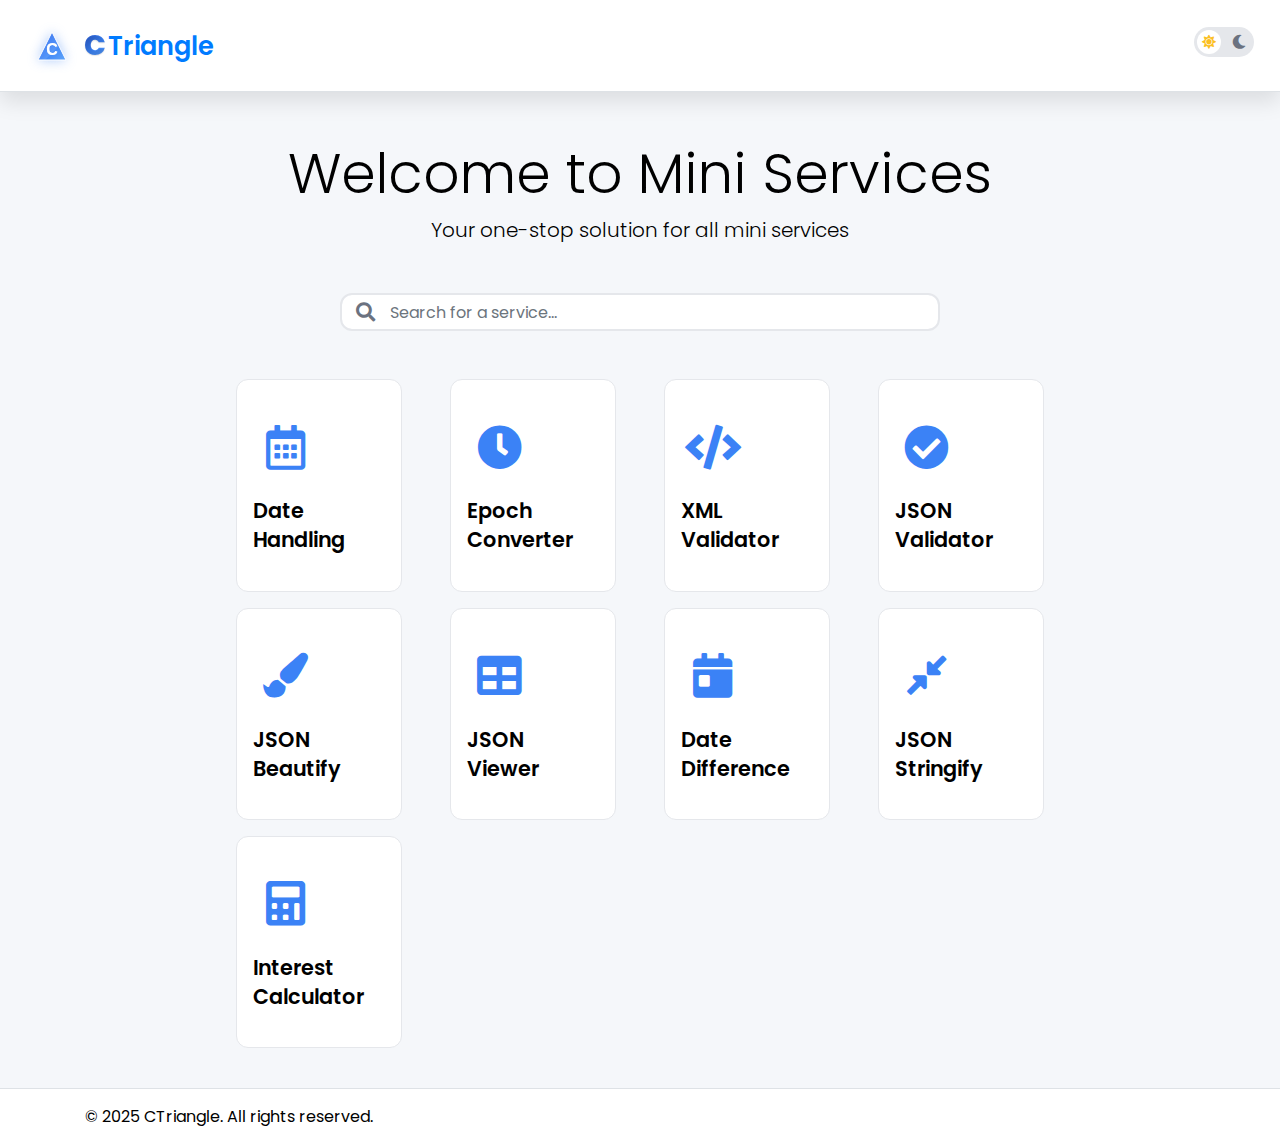
<file: index.html>
<!DOCTYPE html>
<html lang="en" class="light-theme">
<head>
    <meta charset="UTF-8">
    <meta name="viewport" content="width=device-width, initial-scale=1.0">
    <title>Mini Services</title>
    <link href="https://fonts.googleapis.com/css2?family=Poppins:wght@400;500;600;700;800&display=swap" rel="stylesheet">
    <link rel="stylesheet" href="https://stackpath.bootstrapcdn.com/bootstrap/4.5.2/css/bootstrap.min.css">
    <link rel="stylesheet" href="https://cdnjs.cloudflare.com/ajax/libs/font-awesome/5.15.3/css/all.min.css">
    <link rel="stylesheet" href="main.css">
    
    <!-- Google Adsense -->
    <script async src="https://pagead2.googlesyndication.com/pagead/js/adsbygoogle.js?client=ca-pub-3800230847171497"
     crossorigin="anonymous"></script>
</head>
<body class="d-flex flex-column min-vh-100">
    <!-- Header Section -->
    <header class="py-3 border-bottom d-flex justify-content-between align-items-center px-3">
        <a href="./index.html" class="brand-link d-flex align-items-center">
            <img src="./assets/logo.svg" alt="CTriangle Logo" class="brand-logo">
            <span class="brand-text">
                <span class="brand-c">C</span>Triangle
            </span>
        </a>
        <nav class="d-none d-md-flex">
            <!-- <a href="#services" class="nav-link mx-2">Services</a>
            <a href="#about" class="nav-link mx-2">About</a>
            <a href="#contact" class="nav-link mx-2">Contact</a> -->
        </nav>
        <div class="toggle-switch">
            <label class="switch">
                <input type="checkbox" id="theme-toggle">
                <span class="slider round">
                    <i class="fas fa-sun"></i>
                    <i class="fas fa-moon"></i>
                </span>
            </label>
        </div>
    </header>

    <!-- Main Content -->
    <main class="flex-grow-1">
        <div class="container-fluid my-5">
            <!-- Call to Action -->
            <section class="text-center mb-5">
                <h1 class="display-4">Welcome to Mini Services</h1>
                <p class="lead">Your one-stop solution for all mini services</p>
                <!-- <a href="#services" class="btn btn-primary btn-lg">Explore Services</a> -->
            </section>

            <!-- Search Bar -->
            <div class="row mb-4">
                <div class="col-12 col-md-8 mx-auto">
                    <div class="search-container">
                        <i class="fas fa-search search-icon"></i>
                        <input type="text" id="search-bar" class="form-control" 
                               placeholder="Search for a service...">
                    </div>
                </div>
            </div>

            <!-- Content Grid -->
            <div class="row" id="services">
                <!-- Left Sidebar -->
                <div class="col-md-2 d-none d-md-block">
                    <div class="ad-box text-center p-3 mb-4">
                        <ins class="adsbygoogle"
                             style="display:block"
                             data-ad-client="ca-pub-3800230847171497"
                             data-ad-slot="your-ad-slot"
                             data-ad-format="auto"
                             data-full-width-responsive="true"></ins>
                    </div>
                </div>

                <!-- Main Services Grid -->
                <div class="col-12 col-md-8">
                    <div class="row" id="services-container">
                        <!-- Services will be populated here from JSON -->
                    </div>
                </div>

                <!-- Right Sidebar -->
                <div class="col-md-2 d-none d-md-block">
                    <div class="ad-box text-center p-3 mb-4">
                        <ins class="adsbygoogle"
                             style="display:block"
                             data-ad-client="ca-pub-3800230847171497"
                             data-ad-slot="your-ad-slot"
                             data-ad-format="auto"
                             data-full-width-responsive="true"></ins>
                    </div>
                </div>
            </div>
        </div>
    </main>

    <!-- Footer Section -->
    <footer class="py-3 border-top">
        <div class="container">
            <div class="row align-items-center">
                <div class="col-md-4 text-center text-md-left">
                    <p class="mb-0">&copy; 2025 CTriangle. All rights reserved.</p>
                </div>
                <!-- <div class="col-md-4 text-center my-3 my-md-0">
                    <img src="./assets/logo.svg" alt="CTriangle Logo" class="footer-logo">
                </div>
                <div class="col-md-4 text-center text-md-right">
                    <div class="social-links">
                        <a href="#" class="mx-2" title="GitHub"><i class="fab fa-github"></i></a>
                        <a href="#" class="mx-2" title="LinkedIn"><i class="fab fa-linkedin"></i></a>
                        <a href="#" class="mx-2" title="Twitter"><i class="fab fa-twitter"></i></a>
                    </div>
                </div> -->
            </div>
        </div>
    </footer>

    <!-- Scripts -->
    <script src="https://code.jquery.com/jquery-3.5.1.slim.min.js"></script>
    <script src="https://cdn.jsdelivr.net/npm/@popperjs/core@2.5.4/dist/umd/popper.min.js"></script>
    <script src="https://stackpath.bootstrapcdn.com/bootstrap/4.5.2/js/bootstrap.min.js"></script>
    <script src="main.js"></script>

    <!-- Initialize Ads -->
    <script>
        (adsbygoogle = window.adsbygoogle || []).push({});
    </script>
</body>
</html>
</file>
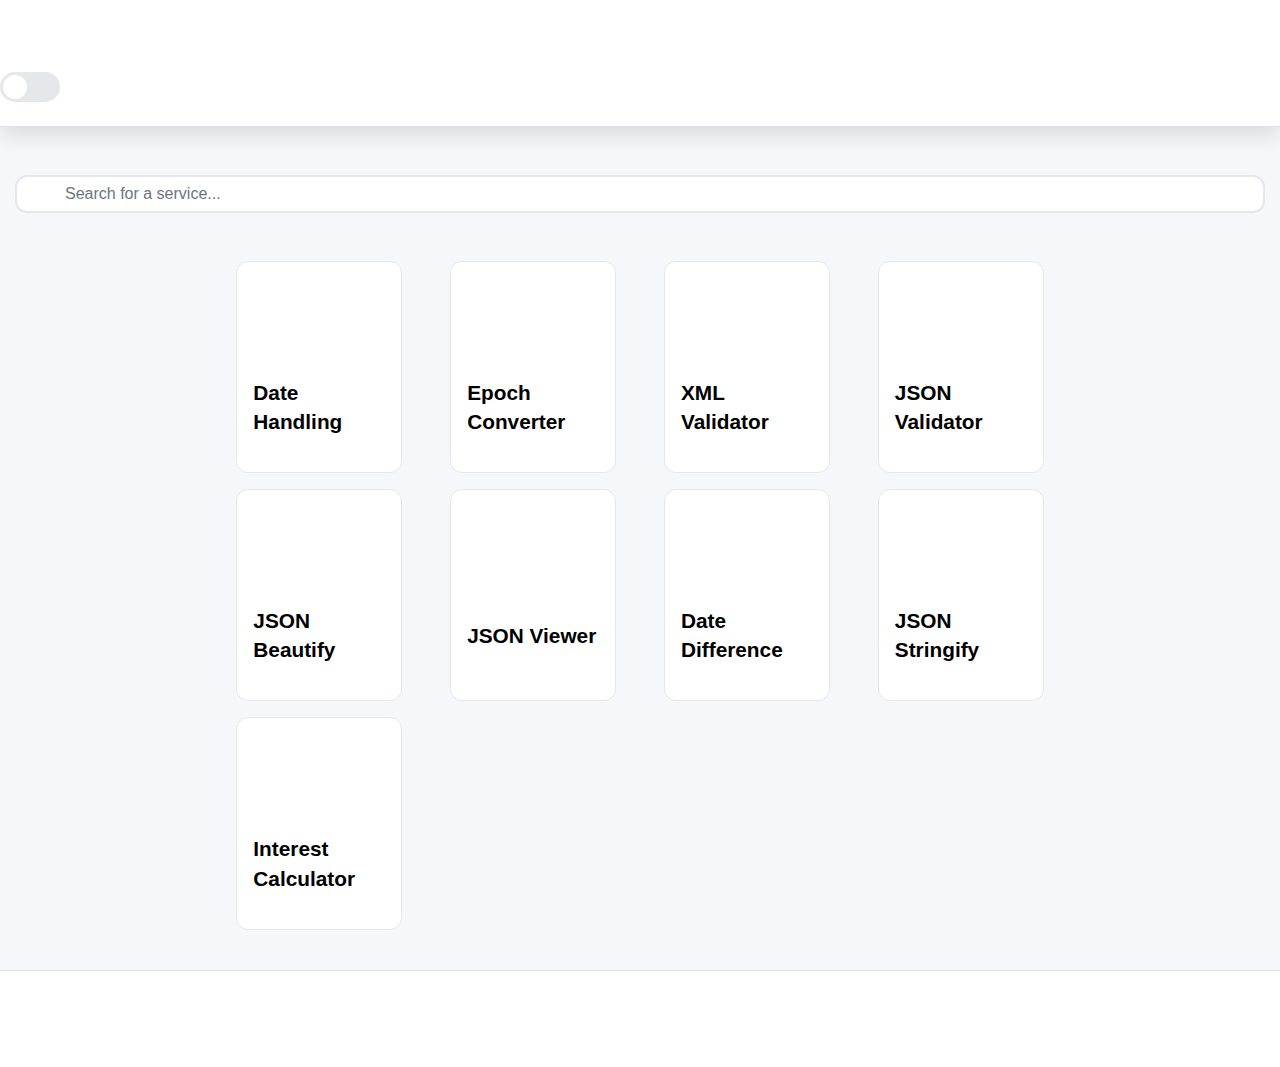
<file: main.html>
<!DOCTYPE html>
<html lang="en">
<head>
    <meta charset="UTF-8">
    <meta name="viewport" content="width=device-width, initial-scale=1.0">
    <title>Mini Services</title>
    <link rel="stylesheet" href="https://stackpath.bootstrapcdn.com/bootstrap/4.5.2/css/bootstrap.min.css">
    <link rel="stylesheet" href="main.css">
</head>
<body>
    <header class="bg-dark-grey text-white text-center py-3 border-bottom">
        <h1>CTriangle Mini Services</h1>
        <div class="toggle-switch">
            <label class="switch">
                <input type="checkbox" id="theme-toggle">
                <span class="slider round"></span>
            </label>
            <span id="theme-label">Night Mode</span>
        </div>
    </header>

    <div class="container-fluid my-5">
        <div class="row mb-4">
            <div class="col-12 text-center">
                <input type="text" id="search-bar" class="form-control" placeholder="Search for a service...">
            </div>
        </div>
        <div class="row">
            <div class="col-md-2 d-none d-md-block">
                <div class="ad-box text-center p-3 mb-4">
                    <!-- Ad content here -->
                    <p></p>
                </div>
            </div>
            <div class="col-12 col-md-8">
                <div class="row" id="services-container">
                    <!-- Services will be populated here from JSON -->
                </div>
            </div>
            <div class="col-md-2 d-none d-md-block">
                <div class="ad-box text-center p-3 mb-4">
                    <!-- Ad content here -->
                    <p></p>
                </div>
            </div>
        </div>
    </div>

    <footer class="bg-dark-grey text-white text-center py-3 mt-auto border-top">
        <p>&copy; 2025 CTriangle. All rights reserved.</p>
        <div>
            <a href="#" class="text-white mx-2">Facebook</a>
            <a href="#" class="text-white mx-2">Twitter</a>
            <a href="#" class="text-white mx-2">LinkedIn</a>
        </div>
    </footer>

    <script src="https://code.jquery.com/jquery-3.5.1.slim.min.js"></script>
    <script src="https://cdn.jsdelivr.net/npm/@popperjs/core@2.5.4/dist/umd/popper.min.js"></script>
    <script src="https://stackpath.bootstrapcdn.com/bootstrap/4.5.2/js/bootstrap.min.js"></script>
    <script src="main.js"></script>
</body>
</html>
</file>
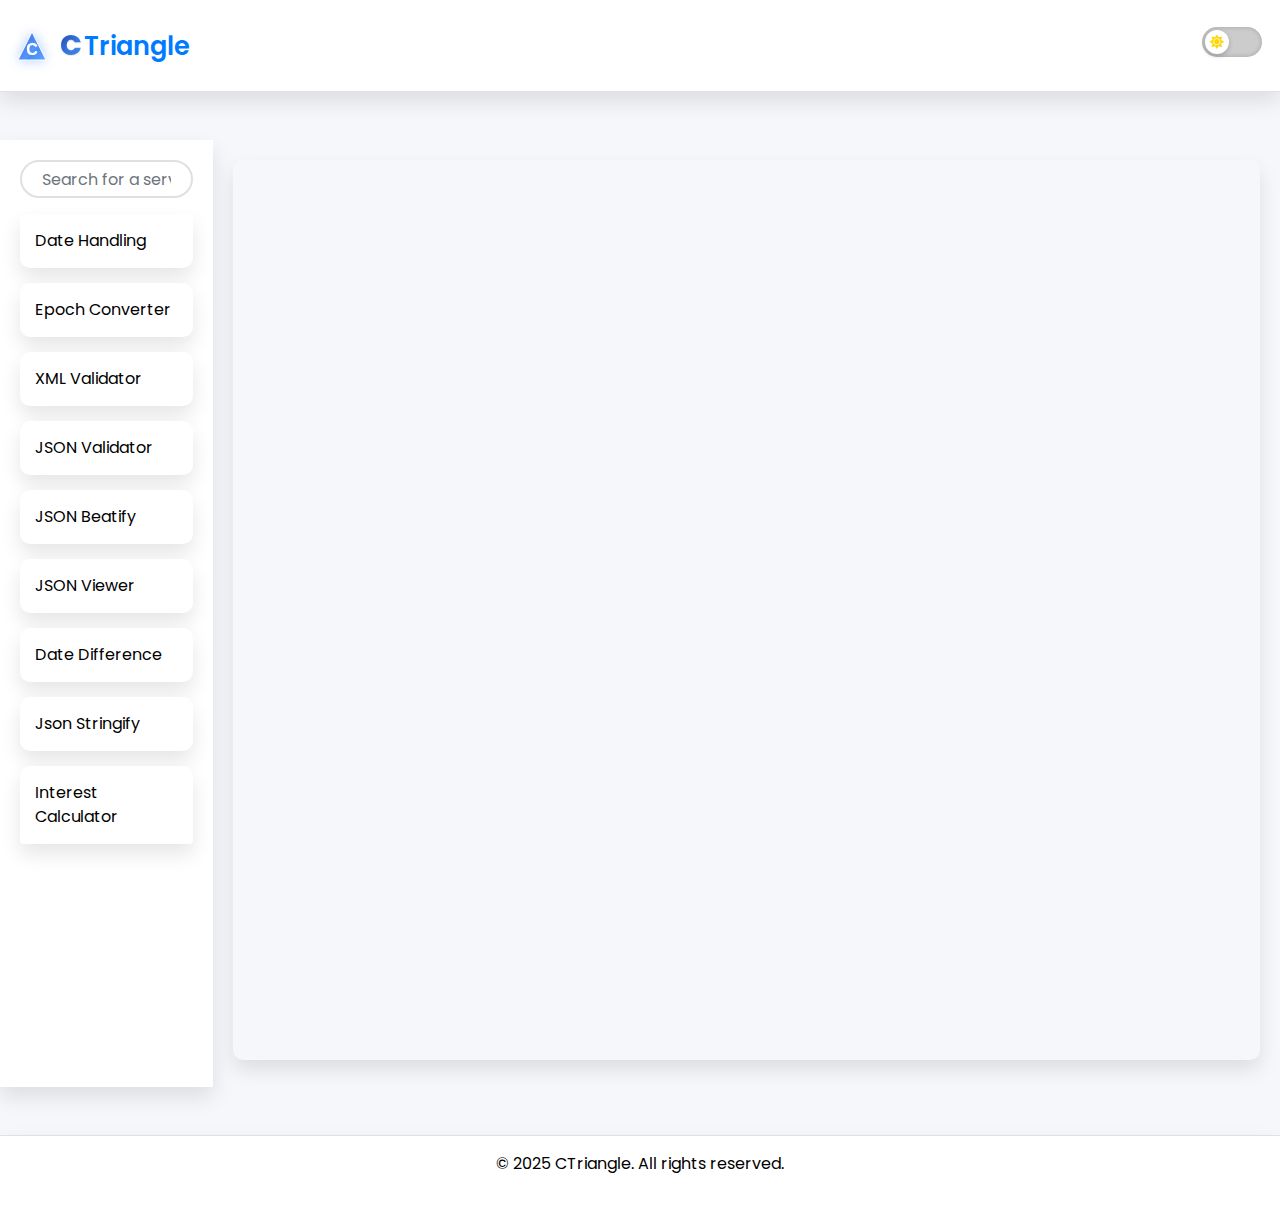
<file: frame/frame.html>
<!DOCTYPE html>
<html lang="en">
<head>
    <meta charset="UTF-8">
    <meta name="viewport" content="width=device-width, initial-scale=1.0">
    <title>Service Frame</title>
    <link rel="stylesheet" href="https://stackpath.bootstrapcdn.com/bootstrap/4.5.2/css/bootstrap.min.css">
    <link rel="stylesheet" href="../frame/frame.css"><link href="https://fonts.googleapis.com/css2?family=Poppins:wght@400;500;600&display=swap" rel="stylesheet">
    <link rel="stylesheet" href="https://cdnjs.cloudflare.com/ajax/libs/font-awesome/5.15.3/css/all.min.css">
</head>
<body>
    <header class="py-3 border-bottom d-flex justify-content-between align-items-center">
        <a href="../index.html" class="brand-link ml-1 pl-2 d-flex align-items-center">
            <img src="../assets/logo.svg" alt="CTriangle Logo" class="brand-logo mr-2">
            <span class="brand-text">
                <span class="brand-c">C</span>Triangle
            </span>
        </a>
        <div class="toggle-switch">
            <label class="switch">
                <input type="checkbox" id="theme-toggle">
                <span class="slider round">
                    <i class="fas fa-sun"></i>
                    <i class="fas fa-moon"></i>
                </span>
            </label>
            <span id="theme-label" class="ml-2"></span>
        </div>
    </header>

    <div class="container-fluid my-5">
        <div class="row">
            <div class="col-12 col-md-2 d-none d-md-block" id="sidebar">
                <input type="text" id="search-bar" class="form-control mb-3" placeholder="Search for a service...">
                <div id="services-list" class="list-group">
                    <!-- Services list will be populated here from JSON -->
                </div>
            </div>
            <div class="col-12 col-md-10" id="content">
                <iframe id="service-frame" src="" style="width: 100%; height: 100vh; border: none;"></iframe>
            </div>
        </div>
    </div>

    <footer class="text-center py-3 mt-auto border-top">
        <p>&copy; 2025 CTriangle. All rights reserved.</p>
        <div>
            <!-- Social links here -->
        </div>
    </footer>

    <script src="https://code.jquery.com/jquery-3.5.1.slim.min.js"></script>
    <script src="https://cdn.jsdelivr.net/npm/@popperjs/core@2.5.4/dist/umd/popper.min.js"></script>
    <script src="https://stackpath.bootstrapcdn.com/bootstrap/4.5.2/js/bootstrap.min.js"></script>
    <script src="frame.js"></script>
    <script async src="https://pagead2.googlesyndication.com/pagead/js/adsbygoogle.js?client=ca-pub-3800230847171497"
     crossorigin="anonymous"></script>
</body>
</html>
</file>
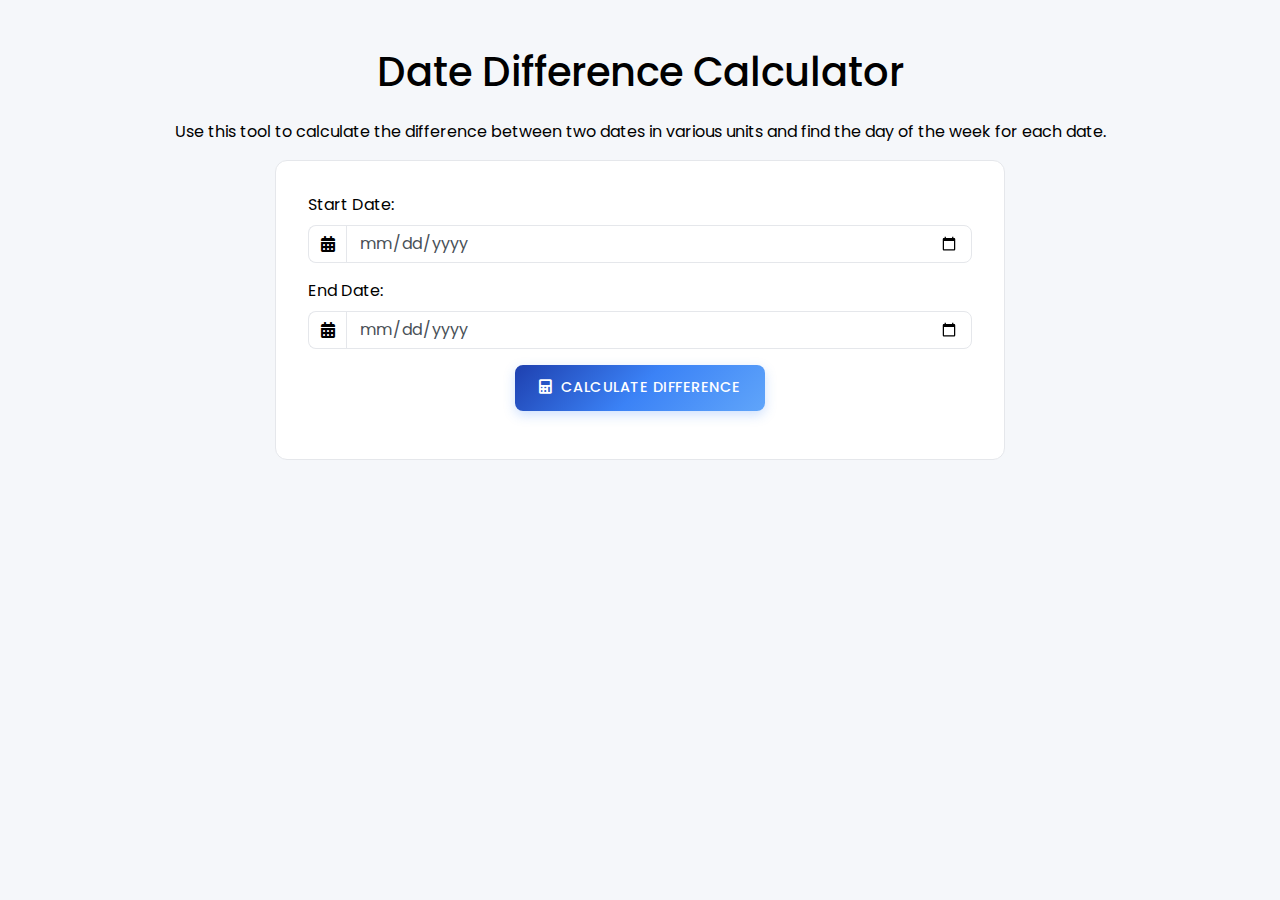
<file: services/date_difference/date_difference.html>
<!DOCTYPE html>
<html lang="en" class="light-theme">
<head>
    <meta charset="UTF-8">
    <meta name="viewport" content="width=device-width, initial-scale=1.0">
    <title>Date Difference Calculator</title>
    <link rel="stylesheet" href="https://stackpath.bootstrapcdn.com/bootstrap/4.5.2/css/bootstrap.min.css">
    <link href="https://fonts.googleapis.com/css2?family=Poppins:wght@400;500;600&display=swap" rel="stylesheet">
    <link rel="stylesheet" href="https://cdnjs.cloudflare.com/ajax/libs/font-awesome/5.15.4/css/all.min.css">
    <link rel="stylesheet" href="date_difference.css">
    <meta name="description" content="Calculate the difference between two dates in days, weeks, years, hours, minutes, seconds, milliseconds, and find the day of the week for each date.">
</head>
<body class="d-flex flex-column min-vh-100">
    <!-- Main Content -->
    <main class="flex-grow-1">
        <div class="container my-5">
            <h1 class="text-center mb-4">Date Difference Calculator</h1>
            <p class="text-center">Use this tool to calculate the difference between two dates in various units and find the day of the week for each date.</p>
            
            <div class="row justify-content-center">
                <div class="col-md-8">
                    <div class="calculator-card">
                        <div class="form-group">
                            <label for="start-date">Start Date:</label>
                            <div class="input-group">
                                <div class="input-group-prepend">
                                    <span class="input-group-text"><i class="fas fa-calendar-alt"></i></span>
                                </div>
                                <input type="date" id="start-date" class="form-control modern-input">
                            </div>
                        </div>
                        <div class="form-group">
                            <label for="end-date">End Date:</label>
                            <div class="input-group">
                                <div class="input-group-prepend">
                                    <span class="input-group-text"><i class="fas fa-calendar-alt"></i></span>
                                </div>
                                <input type="date" id="end-date" class="form-control modern-input">
                            </div>
                        </div>
                        <div class="form-group text-center">
                            <button id="calculate" class="btn btn-primary mx-2">
                                <i class="fas fa-calculator"></i>Calculate Difference
                            </button>
                        </div>
                        <div id="result" class="form-group" style="display: none;">
                            <h3>Result:</h3>
                            <p id="days"></p>
                            <p id="weeks"></p>
                            <p id="years"></p>
                            <p id="hours"></p>
                            <p id="minutes"></p>
                            <p id="seconds"></p>
                            <p id="milliseconds"></p>
                            <p id="start-day"></p>
                            <p id="end-day"></p>
                        </div>
                    </div>
                </div>
            </div>
        </div>
    </main>

    <script src="date_difference.js"></script>
    <script src="../../main.js"></script>
</body>
</html>
</file>
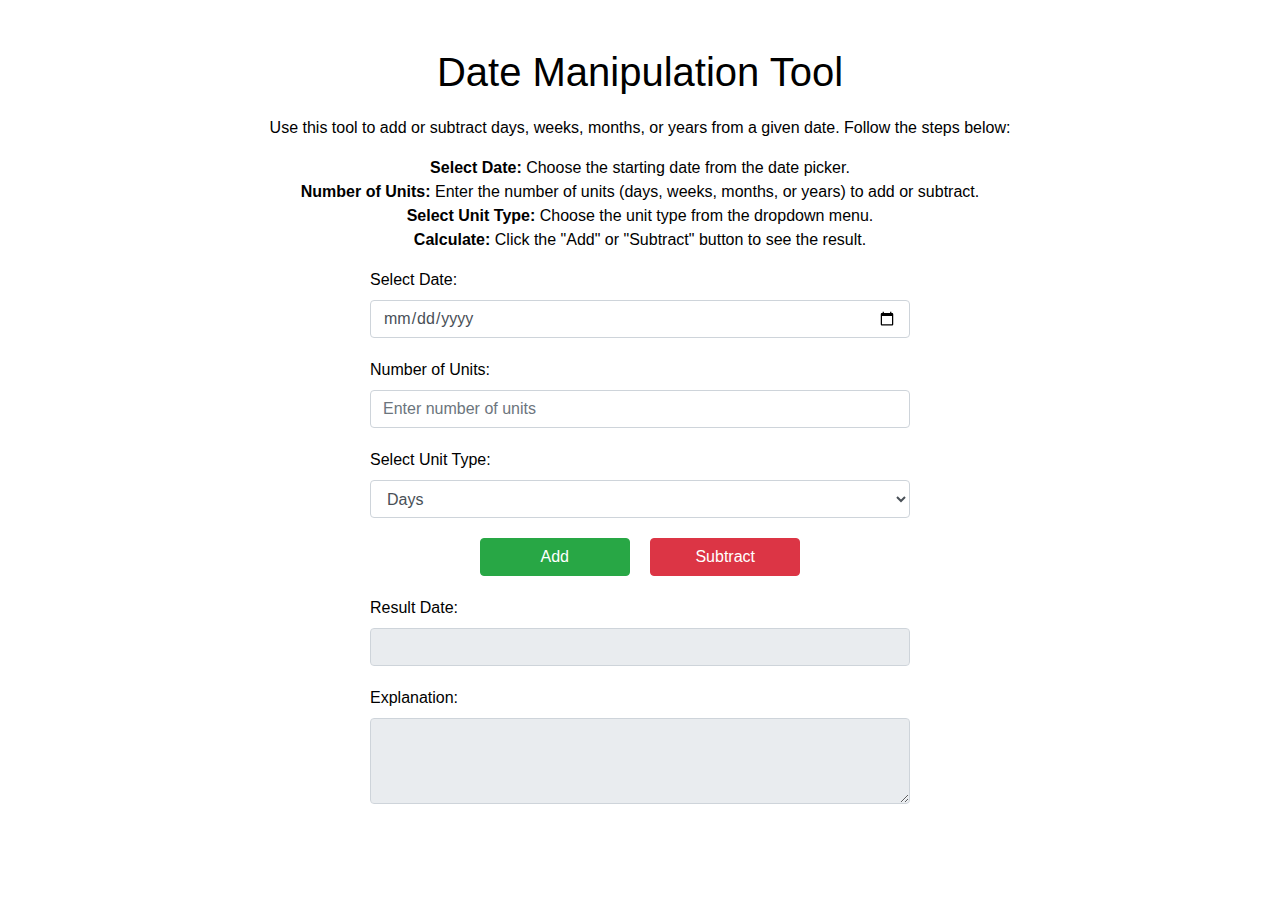
<file: services/date_handling/date_handling.html>
<!DOCTYPE html>
<html lang="en">
<head>
    <meta charset="UTF-8">
    <meta name="viewport" content="width=device-width, initial-scale=1.0">
    <title>Date Manipulation Tool</title>
    <link rel="stylesheet" href="https://stackpath.bootstrapcdn.com/bootstrap/4.5.2/css/bootstrap.min.css">
    <link rel="stylesheet" href="date_handling.css">
</head>
<body>
    <div class="container my-5">
        <h1 class="text-center">Date Manipulation Tool</h1>
        <p class="text-center">Use this tool to add or subtract days, weeks, months, or years from a given date. Follow the steps below:</p>
        <ul class="text-center list-unstyled">
            <li><strong>Select Date:</strong> Choose the starting date from the date picker.</li>
            <li><strong>Number of Units:</strong> Enter the number of units (days, weeks, months, or years) to add or subtract.</li>
            <li><strong>Select Unit Type:</strong> Choose the unit type from the dropdown menu.</li>
            <li><strong>Calculate:</strong> Click the "Add" or "Subtract" button to see the result.</li>
        </ul>
        
        <div class="row justify-content-center">
            <div class="col-md-6">
                <div class="form-group">
                    <label for="input-date">Select Date:</label>
                    <input type="date" id="input-date" class="form-control">
                </div>
                <div class="form-group">
                    <label for="units">Number of Units:</label>
                    <input type="number" id="units" class="form-control" placeholder="Enter number of units">
                </div>
                <div class="form-group">
                    <label for="unit-type">Select Unit Type:</label>
                    <select id="unit-type" class="form-control">
                        <option value="days">Days</option>
                        <option value="weeks">Weeks</option>
                        <option value="months">Months</option>
                        <option value="years">Years</option>
                    </select>
                </div>
                <div class="form-group text-center">
                    <button id="add" class="btn btn-success mx-2">Add</button>
                    <button id="subtract" class="btn btn-danger mx-2">Subtract</button>
                </div>
                <div class="form-group">
                    <label for="result-date">Result Date:</label>
                    <input type="text" id="result-date" class="form-control" readonly>
                </div>
                <div class="form-group">
                    <label for="result-explanation">Explanation:</label>
                    <textarea id="result-explanation" class="form-control" rows="3" readonly></textarea>
                </div>
            </div>
        </div>
    </div>

    <script src="date_handling.js"></script>
</body>
</html>
</file>
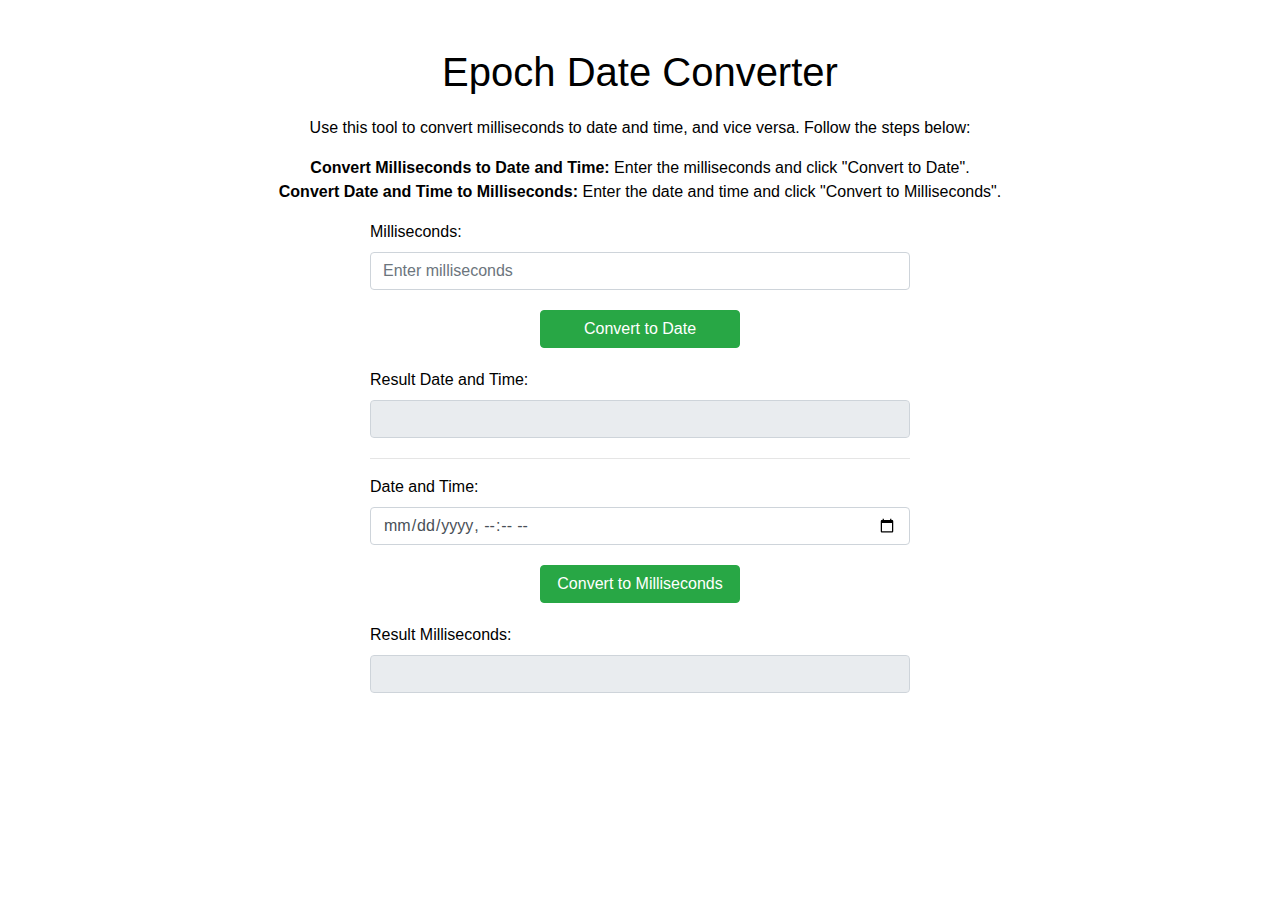
<file: services/eposh_date_converter/eposh_converter.html>
<!DOCTYPE html>
<html lang="en">
<head>
    <meta charset="UTF-8">
    <meta name="viewport" content="width=device-width, initial-scale=1.0">
    <title>Epoch Date Converter</title>
    <link rel="stylesheet" href="https://stackpath.bootstrapcdn.com/bootstrap/4.5.2/css/bootstrap.min.css">
    <link rel="stylesheet" href="eposh_converter.css">
</head>
<body>
    <div class="container my-5">
        <h1 class="text-center">Epoch Date Converter</h1>
        <p class="text-center">Use this tool to convert milliseconds to date and time, and vice versa. Follow the steps below:</p>
        <ul class="text-center list-unstyled">
            <li><strong>Convert Milliseconds to Date and Time:</strong> Enter the milliseconds and click "Convert to Date".</li>
            <li><strong>Convert Date and Time to Milliseconds:</strong> Enter the date and time and click "Convert to Milliseconds".</li>
        </ul>
        
        <div class="row justify-content-center">
            <div class="col-md-6">
                <div class="form-group">
                    <label for="milliseconds">Milliseconds:</label>
                    <input type="number" id="milliseconds" class="form-control" placeholder="Enter milliseconds">
                </div>
                <div class="form-group text-center">
                    <button id="convert-to-date" class="btn btn-success mx-2">Convert to Date</button>
                </div>
                <div class="form-group">
                    <label for="result-date">Result Date and Time:</label>
                    <input type="text" id="result-date" class="form-control" readonly>
                </div>
                <hr>
                <div class="form-group">
                    <label for="input-date">Date and Time:</label>
                    <input type="datetime-local" id="input-date" class="form-control">
                </div>
                <div class="form-group text-center">
                    <button id="convert-to-milliseconds" class="btn btn-success mx-2">Convert to Milliseconds</button>
                </div>
                <div class="form-group">
                    <label for="result-milliseconds">Result Milliseconds:</label>
                    <input type="text" id="result-milliseconds" class="form-control" readonly>
                </div>
            </div>
        </div>
    </div>

    <script src="eposh_converter.js"></script>
</body>
</html>
</file>
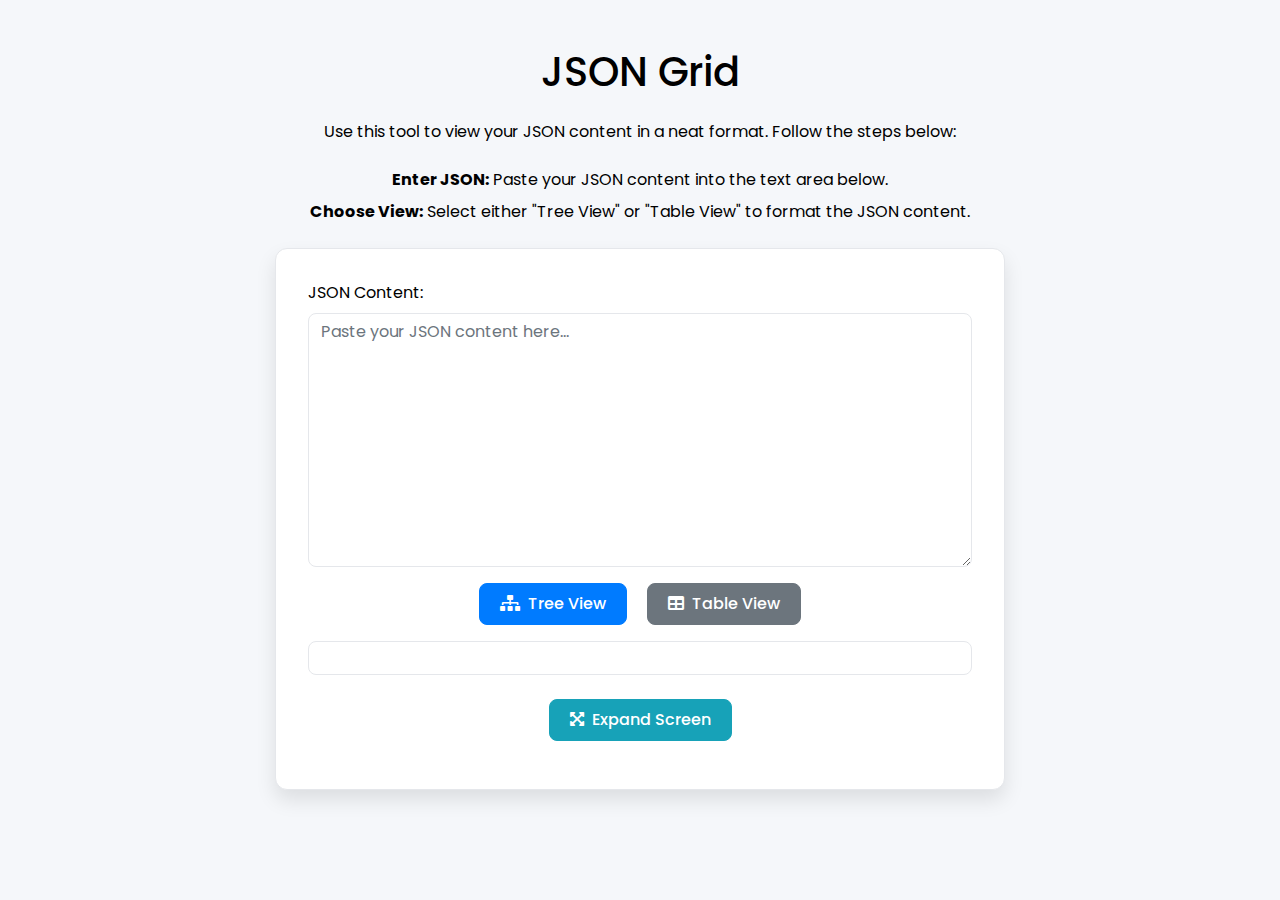
<file: services/json_grid/json_grid.html>
<!DOCTYPE html>
<html lang="en" class="light-theme">
<head>
    <meta charset="UTF-8">
    <meta name="viewport" content="width=device-width, initial-scale=1.0">
    <title>JSON Grid</title>
    <link rel="stylesheet" href="https://stackpath.bootstrapcdn.com/bootstrap/4.5.2/css/bootstrap.min.css">
    <link href="https://fonts.googleapis.com/css2?family=Poppins:wght@400;500;600&display=swap" rel="stylesheet">
    <link rel="stylesheet" href="https://cdnjs.cloudflare.com/ajax/libs/font-awesome/5.15.4/css/all.min.css">
    <link rel="stylesheet" href="json_grid.css">
</head>
<body class="d-flex flex-column min-vh-100">
    <main class="flex-grow-1">
        <div class="container my-5">
            <h1 class="text-center mb-4">JSON Grid</h1>
            <p class="text-center mb-4">Use this tool to view your JSON content in a neat format. Follow the steps below:</p>
            <ul class="text-center list-unstyled mb-4">
                <li class="mb-2"><strong>Enter JSON:</strong> Paste your JSON content into the text area below.</li>
                <li class="mb-2"><strong>Choose View:</strong> Select either "Tree View" or "Table View" to format the JSON content.</li>
            </ul>
            
            <div class="row justify-content-center">
                <div class="col-md-8">
                    <div class="calculator-card">
                        <div class="form-group">
                            <label for="json-input">JSON Content:</label>
                            <textarea id="json-input" class="form-control modern-input" rows="10" placeholder="Paste your JSON content here..."></textarea>
                        </div>
                        <div class="form-group text-center">
                            <button id="view-tree" class="btn btn-primary mx-2">
                                <i class="fas fa-sitemap mr-2"></i>Tree View
                            </button>
                            <button id="view-table" class="btn btn-secondary mx-2">
                                <i class="fas fa-table mr-2"></i>Table View
                            </button>
                        </div>
                        <div id="json-viewer" class="form-group json-view-container"></div>
                        <div id="json-table" class="table-responsive" style="display: none;">
                            <table class="table table-bordered table-hover" id="json-table-content"></table>
                        </div>
                        <div class="form-group text-center mt-4">
                            <button id="expand-screen" class="btn btn-info mx-2">
                                <i class="fas fa-expand-arrows-alt mr-2"></i>Expand Screen
                            </button>
                        </div>
                    </div>
                </div>
            </div>
        </div>
    </main>

    <div id="fullscreen-modal" class="modal">
        <div class="modal-content">
            <div class="modal-header">
                <h5 class="modal-title">JSON Viewer</h5>
                <button type="button" class="close" aria-label="Close">
                    <span aria-hidden="true">&times;</span>
                </button>
            </div>
            <div class="modal-body">
                <div id="fullscreen-json-viewer" class="json-view-container"></div>
                <div id="fullscreen-json-table" class="table-responsive" style="display: none;">
                    <table class="table table-bordered table-hover" id="fullscreen-json-table-content"></table>
                </div>
            </div>
        </div>
    </div>

    <script src="json_grid.js"></script>
    <script src="../../main.js"></script>
</body>
</html>
</file>
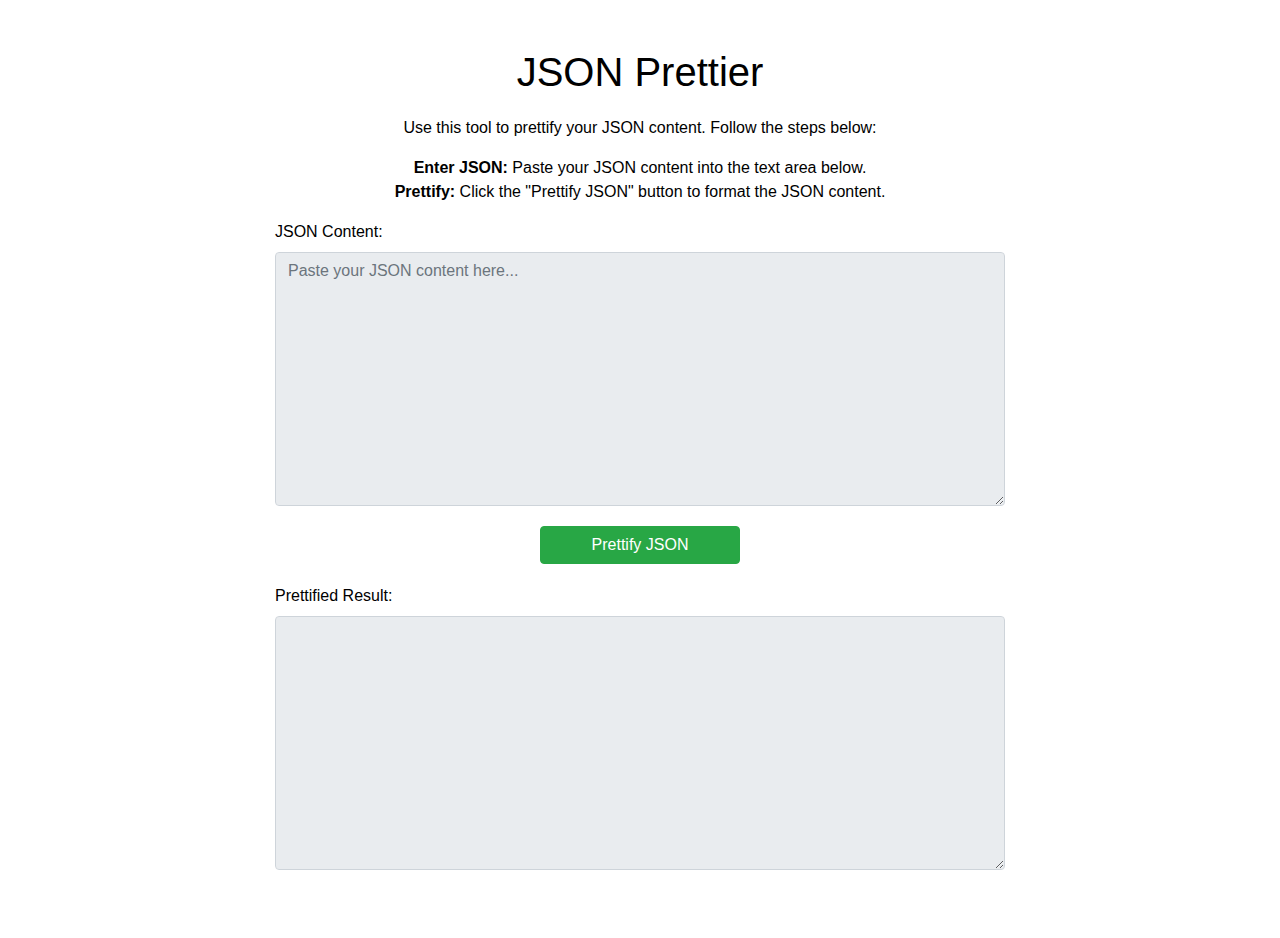
<file: services/json_prettier/json_prettier.html>
<!DOCTYPE html>
<html lang="en">
<head>
    <meta charset="UTF-8">
    <meta name="viewport" content="width=device-width, initial-scale=1.0">
    <title>JSON Prettier</title>
    <link rel="stylesheet" href="https://stackpath.bootstrapcdn.com/bootstrap/4.5.2/css/bootstrap.min.css">
    <link rel="stylesheet" href="json_prettier.css">
</head>
<body>
    <div class="container my-5">
        <h1 class="text-center">JSON Prettier</h1>
        <p class="text-center">Use this tool to prettify your JSON content. Follow the steps below:</p>
        <ul class="text-center list-unstyled">
            <li><strong>Enter JSON:</strong> Paste your JSON content into the text area below.</li>
            <li><strong>Prettify:</strong> Click the "Prettify JSON" button to format the JSON content.</li>
        </ul>
        
        <div class="row justify-content-center">
            <div class="col-md-8">
                <div class="form-group">
                    <label for="json-input">JSON Content:</label>
                    <textarea id="json-input" class="form-control" rows="10" placeholder="Paste your JSON content here..."></textarea>
                </div>
                <div class="form-group text-center">
                    <button id="prettify-json" class="btn btn-success mx-2">Prettify JSON</button>
                </div>
                <div class="form-group">
                    <label for="prettified-result">Prettified Result:</label>
                    <textarea id="prettified-result" class="form-control" rows="10" readonly></textarea>
                </div>
            </div>
        </div>
    </div>

    <script src="json_prettier.js"></script>
</body>
</html>
</file>
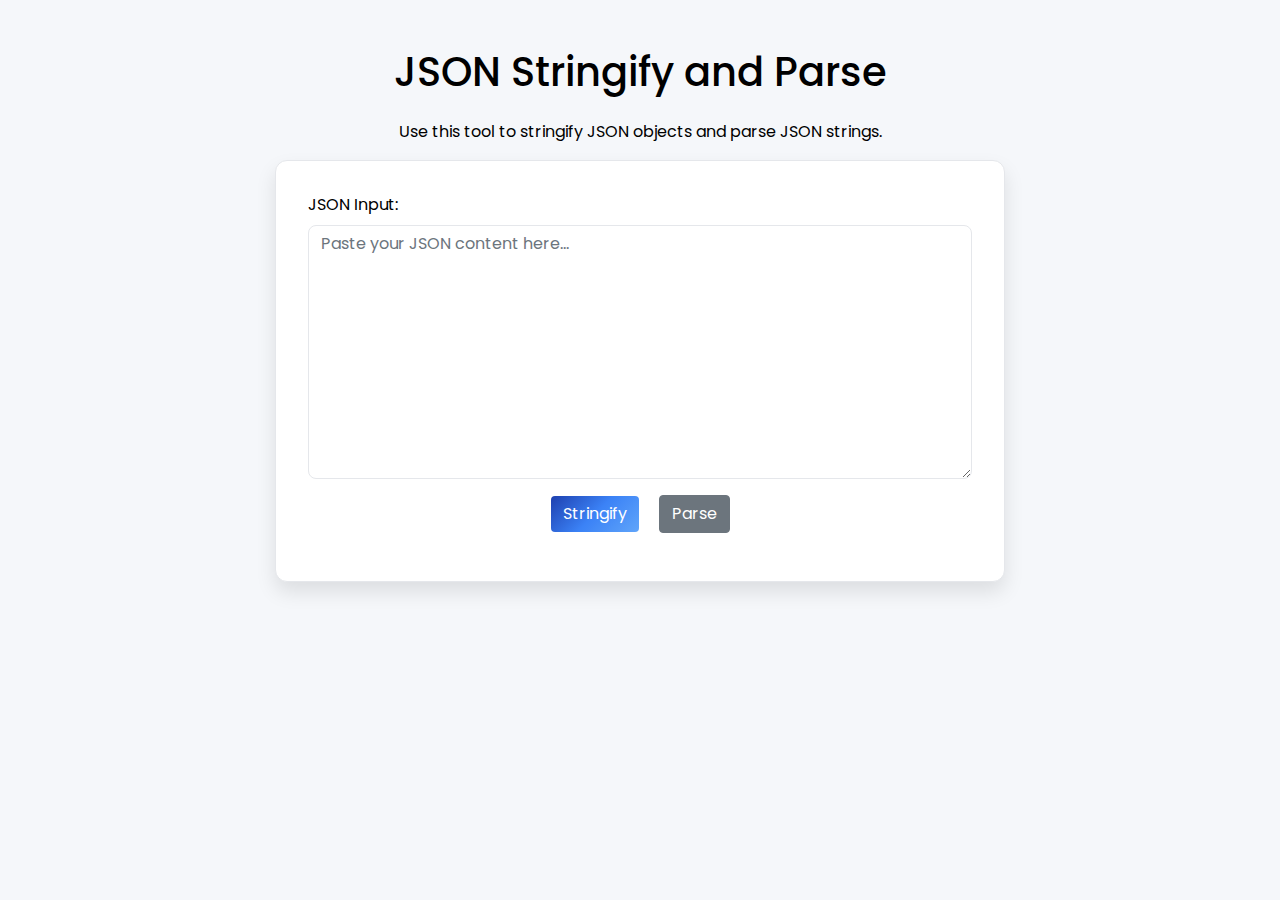
<file: services/json_stringify/json_stringify.html>
<!DOCTYPE html>
<html lang="en" class="light-theme">
<head>
    <meta charset="UTF-8">
    <meta name="viewport" content="width=device-width, initial-scale=1.0">
    <title>JSON Stringify and Parse</title>
    <link rel="stylesheet" href="https://stackpath.bootstrapcdn.com/bootstrap/4.5.2/css/bootstrap.min.css">
    <link href="https://fonts.googleapis.com/css2?family=Poppins:wght@400;500;600&display=swap" rel="stylesheet">
    <link rel="stylesheet" href="https://cdnjs.cloudflare.com/ajax/libs/font-awesome/5.15.4/css/all.min.css">
    <link rel="stylesheet" href="json_stringify.css">
    <meta name="description" content="Stringify JSON and parse JSON strings easily with this tool.">
</head>
<body class="d-flex flex-column min-vh-100">
    <!-- Main Content -->
    <main class="flex-grow-1">
        <div class="container my-5">
            <h1 class="text-center mb-4">JSON Stringify and Parse</h1>
            <p class="text-center">Use this tool to stringify JSON objects and parse JSON strings.</p>
            
            <div class="row justify-content-center">
                <div class="col-md-8">
                    <div class="calculator-card">
                        <div class="form-group">
                            <label for="json-input">JSON Input:</label>
                            <textarea id="json-input" class="form-control modern-input" rows="10" placeholder="Paste your JSON content here..."></textarea>
                        </div>
                        <div class="form-group text-center">
                            <button id="stringify" class="btn btn-primary mx-2">Stringify</button>
                            <button id="parse" class="btn btn-secondary mx-2">Parse</button>
                        </div>
                        <div id="result" class="form-group" style="display: none;">
                            <div class="form-group text-center">
                                <button id="oneline" class="btn btn-secondary mx-2">One Line</button>
                            </div>
                            <h3>Result:</h3>
                            <textarea id="result-content" class="form-control modern-input" rows="10"></textarea>
                        </div>
                    </div>
                </div>
            </div>
        </div>
    </main>

    <script src="json_stringify.js"></script>
</body>
</html>
</file>
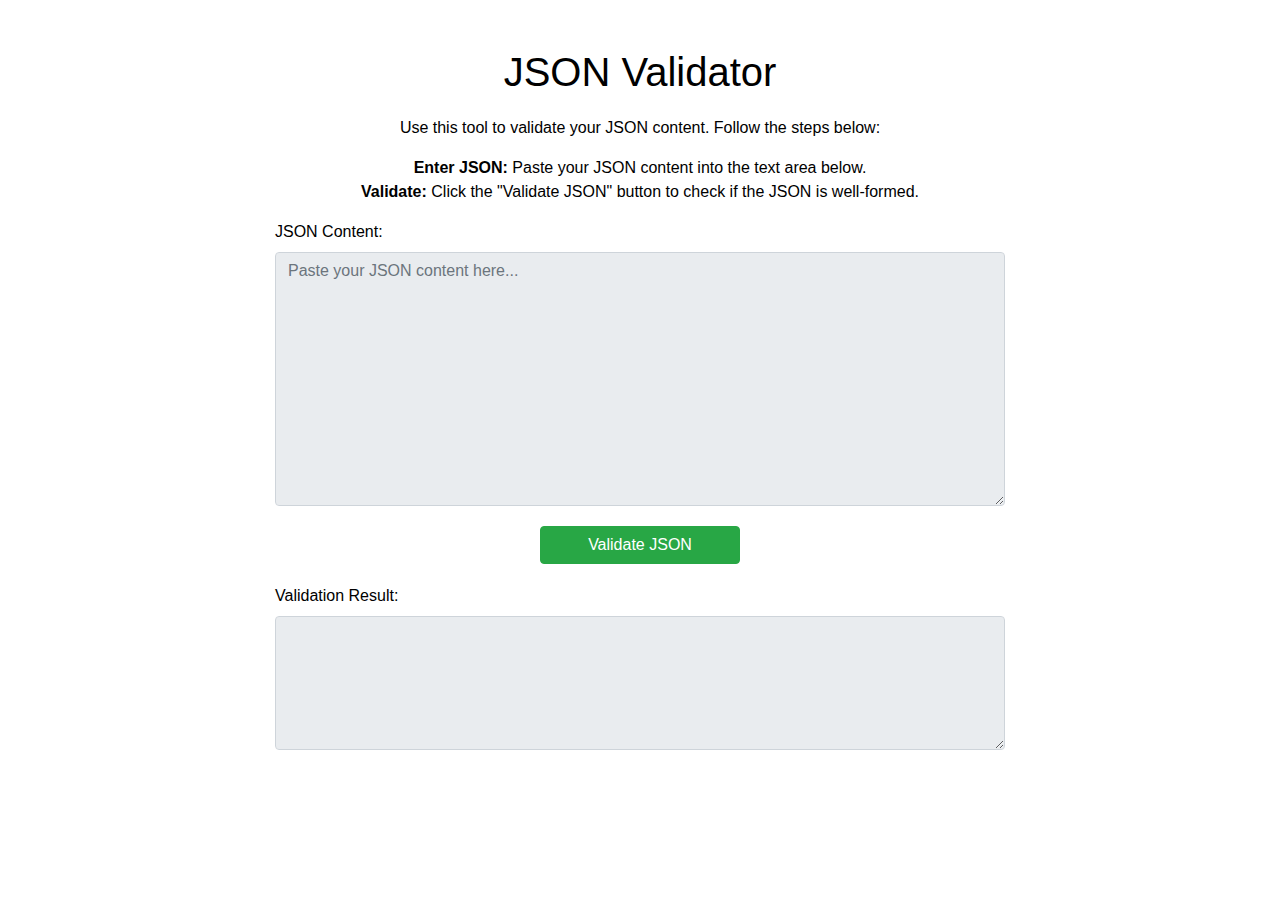
<file: services/json_validator/json_validator.html>
<!DOCTYPE html>
<html lang="en">
<head>
    <meta charset="UTF-8">
    <meta name="viewport" content="width=device-width, initial-scale=1.0">
    <title>JSON Validator</title>
    <link rel="stylesheet" href="https://stackpath.bootstrapcdn.com/bootstrap/4.5.2/css/bootstrap.min.css">
    <link rel="stylesheet" href="json_validator.css">
</head>
<body>
    <div class="container my-5">
        <h1 class="text-center">JSON Validator</h1>
        <p class="text-center">Use this tool to validate your JSON content. Follow the steps below:</p>
        <ul class="text-center list-unstyled">
            <li><strong>Enter JSON:</strong> Paste your JSON content into the text area below.</li>
            <li><strong>Validate:</strong> Click the "Validate JSON" button to check if the JSON is well-formed.</li>
        </ul>
        
        <div class="row justify-content-center">
            <div class="col-md-8">
                <div class="form-group">
                    <label for="json-input">JSON Content:</label>
                    <textarea id="json-input" class="form-control" rows="10" placeholder="Paste your JSON content here..."></textarea>
                </div>
                <div class="form-group text-center">
                    <button id="validate-json" class="btn btn-success mx-2">Validate JSON</button>
                </div>
                <div class="form-group">
                    <label for="validation-result">Validation Result:</label>
                    <textarea id="validation-result" class="form-control" rows="5" readonly></textarea>
                </div>
            </div>
        </div>
    </div>

    <script src="json_validator.js"></script>
</body>
</html>
</file>
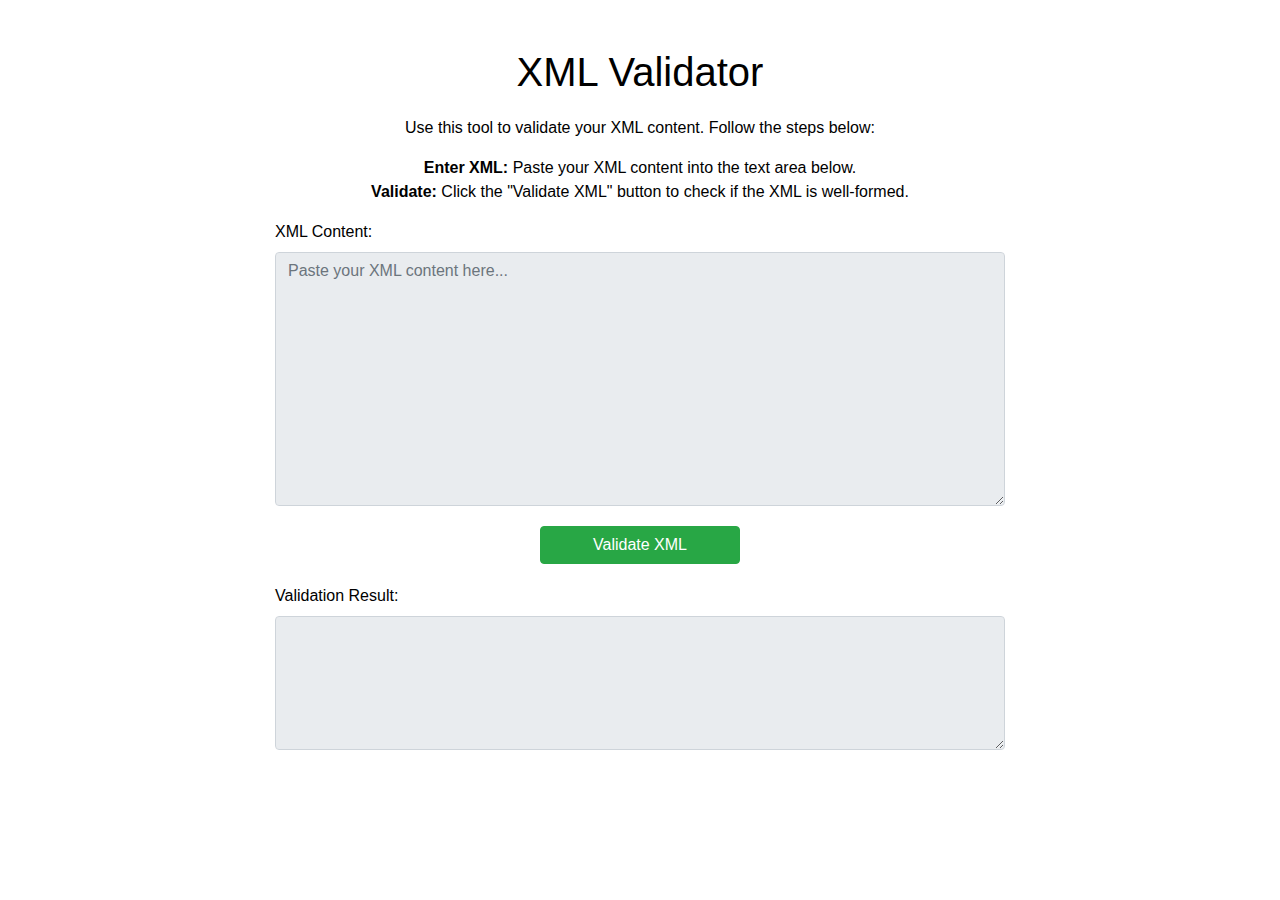
<file: services/xml_validator/xml_validator.html>
<!DOCTYPE html>
<html lang="en">
<head>
    <meta charset="UTF-8">
    <meta name="viewport" content="width=device-width, initial-scale=1.0">
    <title>XML Validator</title>
    <link rel="stylesheet" href="https://stackpath.bootstrapcdn.com/bootstrap/4.5.2/css/bootstrap.min.css">
    <link rel="stylesheet" href="xml_validator.css">
</head>
<body>
    <div class="container my-5">
        <h1 class="text-center">XML Validator</h1>
        <p class="text-center">Use this tool to validate your XML content. Follow the steps below:</p>
        <ul class="text-center list-unstyled">
            <li><strong>Enter XML:</strong> Paste your XML content into the text area below.</li>
            <li><strong>Validate:</strong> Click the "Validate XML" button to check if the XML is well-formed.</li>
        </ul>
        
        <div class="row justify-content-center">
            <div class="col-md-8">
                <div class="form-group">
                    <label for="xml-input">XML Content:</label>
                    <textarea id="xml-input" class="form-control" rows="10" placeholder="Paste your XML content here..."></textarea>
                </div>
                <div class="form-group text-center">
                    <button id="validate-xml" class="btn btn-success mx-2">Validate XML</button>
                </div>
                <div class="form-group">
                    <label for="validation-result">Validation Result:</label>
                    <textarea id="validation-result" class="form-control" rows="5" readonly></textarea>
                </div>
            </div>
        </div>
    </div>

    <script src="xml_validator.js"></script>
</body>
</html>
</file>
<file: main.css>
:root {
    /* Brand Colors */
    --brand-gradient: linear-gradient(135deg, #1e40af, #3b82f6, #60a5fa);
    --brand-shadow: 0 0 20px rgba(59, 130, 246, 0.4);
    --primary-color: #3b82f6;
    --primary-hover: #1e40af;
    
    /* Theme Colors */
    --dark-bg: #1a1a1a;
    --dark-card: #2d2d2d;
    --dark-input: #3d3d3d;
    --dark-border: #4d4d4d;
    --light-bg: #f5f7fa;
    --light-card: #ffffff;
    --light-border: #e5e7eb;
    --shadow-light: 0 10px 20px rgba(0, 0, 0, 0.1);
    --shadow-dark: 0 10px 20px rgba(0, 0, 0, 0.2);
    --hover-gradient: linear-gradient(135deg, #34d399, #3b82f6);
}

/* Base Styles */
body {
    font-family: 'Poppins', sans-serif;
    background-color: var(--light-bg);
    color: #000000;
    transition: all 0.3s ease;
}

.dark-theme body {
    background-color: var(--dark-bg);
    color: #ffffff;
}

/* Header Styles */
header {
    background-color: var(--light-card);
    border-bottom: 1px solid var(--light-border);
    box-shadow: var(--shadow-light);
}

.dark-theme header {
    background-color: var(--dark-card);
    border-bottom: 1px solid var(--dark-border);
    box-shadow: var(--shadow-dark);
}

/* Brand Styles */
.brand-link {
    text-decoration: none !important;
    display: flex;
    align-items: center;
    padding: 0.5rem 1rem;
    transition: all 0.4s cubic-bezier(0.16, 1, 0.3, 1);
}

.brand-logo {
    width: 40px;
    height: 40px;
    margin-right: 12px;
    filter: drop-shadow(0 0 6px rgba(59, 130, 246, 0.4));
    transition: all 0.4s cubic-bezier(0.16, 1, 0.3, 1);
    transform-origin: center;
}

.brand-link:hover .brand-logo {
    transform: scale(1.05);
    filter: drop-shadow(0 0 10px rgba(59, 130, 246, 0.6));
}

.brand-text {
    position: relative;
    font-size: 1.6rem;
    font-weight: 600;
    color: currentColor;
}

.brand-c {
    position: relative;
    font-weight: 800;
    font-size: 1.8rem;
    padding-right: 2px;
    background: var(--brand-gradient);
    -webkit-background-clip: text;
    background-clip: text;
    color: transparent;
    -webkit-text-fill-color: transparent;
    text-shadow: 0 1px 1px rgba(0, 0, 0, 0.1);
}

.dark-theme .brand-c {
    text-shadow: 0 1px 2px rgba(0, 0, 0, 0.2);
}

/* Modern underline effect */
.brand-c::after {
    content: '';
    position: absolute;
    left: 0;
    bottom: -4px;
    width: 100%;
    height: 2px;
    background: var(--brand-gradient);
    transform: scaleX(0);
    transform-origin: right;
    transition: transform 0.4s cubic-bezier(0.4, 0, 0.2, 1);
    box-shadow: 0 0 8px rgba(59, 130, 246, 0.4);
}

.brand-link:hover .brand-c::after {
    transform: scaleX(1);
    transform-origin: left;
}

/* Theme Toggle */
.toggle-switch {
    display: flex;
    align-items: center;
}

.switch {
    position: relative;
    display: inline-block;
    width: 60px;
    height: 30px;
    margin-right: 10px;
}

.switch input {
    opacity: 0;
    width: 0;
    height: 0;
}

.slider {
    position: absolute;
    cursor: pointer;
    top: 0;
    left: 0;
    right: 0;
    bottom: 0;
    background-color: #e5e7eb;
    transition: .4s;
    border-radius: 30px;
}

.slider:before {
    position: absolute;
    content: "";
    height: 24px;
    width: 24px;
    left: 3px;
    bottom: 3px;
    background-color: white;
    transition: .4s;
    border-radius: 50%;
}

.slider i {
    position: absolute;
    top: 50%;
    transform: translateY(-50%);
    font-size: 14px;
}

.fa-sun {
    left: 8px;
    color: #fbbf24;
}

.fa-moon {
    right: 8px;
    color: #6b7280;
}

input:checked + .slider {
    background-color: var(--primary-color);
}

input:checked + .slider:before {
    transform: translateX(30px);
}

/* Service Cards */
.service-box {
    background-color: var(--light-card);
    border-radius: 12px;
    border: 1px solid var(--light-border);
    margin: 1rem;
    padding: 2rem 1.5rem;
    transition: all 0.3s cubic-bezier(0.4, 0, 0.2, 1);
    height: 100%;
    overflow: hidden;
    display: flex;
    flex-direction: column;
    align-items: center;
    justify-content: center;
}

.dark-theme .service-box {
    background-color: var(--dark-card);
    border-color: var(--dark-border);
}

.service-content {
    display: flex;
    flex-direction: column;
    align-items: center;
    text-align: center;
    width: 100%;
}

.service-link {
    text-decoration: none !important;
    color: inherit;
    display: block;
    width: 100%;
}

.service-icon {
    font-size: 2.8rem;
    color: var(--primary-color);
    margin-bottom: 1.5rem;
    transition: all 0.3s ease;
    height: 64px;
    width: 64px;
    display: flex;
    align-items: center;
    justify-content: center;
}

.service-title {
    font-size: 1.3rem;
    font-weight: 600;
    margin: 0;
    color: #000000;
    transition: color 0.3s ease;
    line-height: 1.4;
}

.dark-theme .service-title {
    color: #ffffff;
}

/* Hover Effects */
.service-box:hover {
    transform: translateY(-5px);
    box-shadow: 0 15px 30px rgba(0, 0, 0, 0.1);
    border-color: var(--primary-color);
}

.dark-theme .service-box:hover {
    box-shadow: 0 15px 30px rgba(0, 0, 0, 0.3);
}

.service-box:hover .service-title {
    background: var(--hover-gradient);
    -webkit-background-clip: text;
    background-clip: text;
    color: transparent;
}

.service-box:hover .service-icon {
    transform: scale(1.1);
    color: var(--primary-hover);
}

/* Update grid container spacing */
#services-container {
    margin: -1rem;
    padding: 1rem 0;
}

.service-item {
    padding: 0.5rem;
}

/* Search Bar Styles */
.search-container {
    position: relative;
    max-width: 600px;
    margin: 0 auto;
}

#search-bar {
    width: 100%;
    padding: 1rem 1rem 1rem 3rem;
    border-radius: 12px;
    border: 2px solid var(--light-border);
    background-color: var(--light-card);
    font-size: 1rem;
    transition: all 0.3s ease;
}

.dark-theme #search-bar {
    background-color: var(--dark-input);
    border-color: var(--dark-border);
    color: #ffffff;
}

#search-bar:focus {
    outline: none;
    border-color: var(--primary-color);
    box-shadow: 0 0 0 3px rgba(59, 130, 246, 0.2);
}

.search-icon {
    position: absolute;
    left: 1rem;
    top: 50%;
    transform: translateY(-50%);
    color: #6b7280;
    font-size: 1.2rem;
}

/* Ad Box */
.ad-box {
    background-color: var(--light-card);
    border-radius: 12px;
    border: 1px solid var(--light-border);
    transition: all 0.3s ease;
}

.dark-theme .ad-box {
    background-color: var(--dark-card);
    border-color: var(--dark-border);
}

/* Footer Styles */
footer {
    background-color: var(--light-card);
    border-top: 1px solid var(--light-border);
    color: #000000;
}

.dark-theme footer {
    background-color: var(--dark-card);
    border-top: 1px solid var(--dark-border);
    color: #ffffff;
}

.footer-logo {
    height: 30px;
    opacity: 0.8;
    transition: opacity 0.3s ease;
}

.footer-logo:hover {
    opacity: 1;
}

.social-links a {
    color: inherit;
    font-size: 1.2rem;
    opacity: 0.8;
    transition: all 0.3s ease;
}

.social-links a:hover {
    opacity: 1;
    color: var(--primary-color);
    transform: translateY(-2px);
}
</file>
<file: frame/frame.css>
:root {
    /* Brand Colors */
    --brand-gradient: linear-gradient(135deg, #1e40af, #3b82f6, #60a5fa);
    --brand-shadow: 0 0 20px rgba(59, 130, 246, 0.4);
    --primary-color: #3b82f6;
    --primary-hover: #1e40af;
    
    /* Theme Colors */
    --dark-bg: #1a1a1a;
    --dark-card: #2d2d2d;
    --dark-input: #3d3d3d;
    --dark-border: #4d4d4d;
    --light-bg: #f5f7fa;
    --light-card: #ffffff;
    --shadow-light: 0 10px 20px rgba(0, 0, 0, 0.1);
    --shadow-dark: 0 10px 20px rgba(0, 0, 0, 0.2);
}
/* Brand Styles */
.brand-link {
    display: flex;
    align-items: center;
    padding: 0.5rem 1rem;
    transition: all 0.4s cubic-bezier(0.16, 1, 0.3, 1);
    text-decoration: none !important;
}

.brand-logo {
    width: 40px;
    height: 40px;
    margin-right: 12px;
    filter: drop-shadow(0 0 6px rgba(59, 130, 246, 0.4));
    transition: all 0.4s cubic-bezier(0.16, 1, 0.3, 1);
    transform-origin: center;
}

.brand-link:hover .brand-logo {
    transform: scale(1.05);
    filter: drop-shadow(0 0 10px rgba(59, 130, 246, 0.6));
}

.brand-text {
    position: relative;
    font-size: 1.6rem;
    font-weight: 600;
    color: currentColor;
}

.brand-c {
    position: relative;
    font-weight: 800;
    font-size: 1.8rem;
    padding-right: 2px;
    background: var(--brand-gradient);
    -webkit-background-clip: text;
    background-clip: text;
    color: transparent;
    -webkit-text-fill-color: transparent;
    text-shadow: 0 1px 1px rgba(0, 0, 0, 0.1);
}

.dark-theme .brand-c {
    text-shadow: 0 1px 2px rgba(0, 0, 0, 0.2);
}

/* Modern underline effect */
.brand-c::after {
    content: '';
    position: absolute;
    left: 0;
    bottom: -4px;
    width: 100%;
    height: 2px;
    background: var(--brand-gradient);
    transform: scaleX(0);
    transform-origin: right;
    transition: transform 0.4s cubic-bezier(0.4, 0, 0.2, 1);
    box-shadow: 0 0 8px rgba(59, 130, 246, 0.4);
}

.brand-link:hover .brand-c::after {
    transform: scaleX(1);
    transform-origin: left;
}
body {
    font-family: 'Poppins', sans-serif;
    display: flex;
    flex-direction: column;
    min-height: 100vh;
    margin: 0;
    padding: 0;
    transition: all 0.3s ease;
}

.dark-theme {
    background-color: var(--dark-bg);
    color: #ffffff;
}

.light-theme {
    background-color: var(--light-bg);
    color: #000000;
}

header {
    font-size: 1.5rem;
    background-color: var(--dark-card);
    border-bottom: 1px solid var(--dark-border);
    padding: 15px 0;
    box-shadow: var(--shadow-dark);
    color: #ffffff; /* Add explicit text color */
}

.light-theme header {
    background-color: var(--light-card);
    border-bottom: 1px solid #e0e0e0;
    box-shadow: var(--shadow-light);
    color: #000000; /* Fix light theme text color */
}

h1 {
    font-size: 2.5rem;
    margin: 0;
    font-weight: 600;
}

footer {
    margin-top: auto;
    background-color: var(--dark-card);
    color: #ffffff;
    padding: 15px 0;
    border-top: 1px solid var(--dark-border);
    box-shadow: var(--shadow-dark);
}

.light-theme footer {
    background-color: var(--light-card);
    color: #000000; /* Fix light theme text color */
    border-top: 1px solid #e0e0e0;
    box-shadow: var(--shadow-light);
}

.toggle-switch {
    display: flex;
    align-items: center;
}

.switch {
    position: relative;
    display: inline-block;
    width: 60px;
    height: 30px;
    margin-right: 10px;
}

.switch input {
    opacity: 0;
    width: 0;
    height: 0;
}

.slider {
    position: absolute;
    cursor: pointer;
    top: 0;
    left: 0;
    right: 0;
    bottom: 0;
    background-color: #ccc;
    transition: .4s;
    border-radius: 30px;
    box-shadow: inset 0 0 5px rgba(0,0,0,0.2);
}

.slider:before {
    position: absolute;
    content: "";
    height: 24px;
    width: 24px;
    left: 3px;
    bottom: 3px;
    background-color: white;
    transition: .4s;
    border-radius: 50%;
    box-shadow: 0 2px 5px rgba(0,0,0,0.2);
}

input:checked + .slider {
    background-color: var(--primary-color);
}

input:checked + .slider:before {
    transform: translateX(30px);
}

.slider i {
    position: absolute;
    top: 50%;
    transform: translateY(-50%);
    font-size: 14px;
    color: #000;
}

.slider .fa-sun {
    left: 8px;
    color: #ffd700;
}

.slider .fa-moon {
    right: 8px;
    color: #ffffff;
    display: none;
}

input:checked + .slider .fa-sun {
    display: none;
}

input:checked + .slider .fa-moon {
    display: block;
}

#search-bar {
    max-width: 100%;
    border-radius: 25px;
    padding: 12px 20px;
    border: 2px solid #e0e0e0;
    transition: all 0.3s ease;
}

#search-bar:focus {
    border-color: var(--primary-color);
    box-shadow: 0 0 0 3px rgba(76, 175, 80, 0.2);
    outline: none;
}

.dark-theme #search-bar {
    background-color: var(--dark-input);
    color: #ffffff;
    border-color: var(--dark-border);
}

.service-item {
    margin-bottom: 15px;
    border: none;
    border-radius: 10px;
    background-color: var(--dark-card);
    color: #ffffff;
    padding: 15px;
    transition: all 0.3s ease;
    box-shadow: var(--shadow-dark);
}

.service-item:hover {
    background-color: var(--dark-input);
    color: var(--primary-color);
    transform: translateY(-2px);
}

.light-theme .service-item {
    background-color: var(--light-card);
    color: #000000;
    box-shadow: var(--shadow-light);
}

.light-theme .service-item:hover {
    background-color: #f8f9fa;
    color: var(--primary-color);
}

#sidebar {
    transition: all 0.3s ease;
    overflow: visible;
    background-color: var(--dark-card);
    padding: 20px;
    box-shadow: var(--shadow-dark);
}

.light-theme #sidebar {
    background-color: var(--light-card);
    box-shadow: var(--shadow-light);
}

#content {
    transition: all 0.3s ease;
    padding: 20px;
}

iframe {
    width: 100%;
    height: 100vh;
    border: none;
    overflow: hidden;
    border-radius: 10px;
    box-shadow: var(--shadow-light);
}

.dark-theme iframe {
    box-shadow: var(--shadow-dark);
}

@media (max-width: 767.98px) {
    #sidebar {
        display: none;
    }
    
    .switch {
        width: 50px;
        height: 25px;
    }
    
    .slider:before {
        height: 19px;
        width: 19px;
    }
    
    input:checked + .slider:before {
        transform: translateX(25px);
    }
}
</file>
<file: services/date_difference/date_difference.css>
:root {
    /* Brand Colors */
    --brand-gradient: linear-gradient(135deg, #1e40af, #3b82f6, #60a5fa);
    --brand-shadow: 0 4px 12px rgba(59, 130, 246, 0.25);
    --primary-color: #3b82f6;
    --primary-hover: #1e40af;
    
    /* Theme Colors - Light */
    --light-bg: #f5f7fa;
    --light-card: #ffffff;
    --light-border: #e5e7eb;
    --light-text: #1f2937;
    
    /* Theme Colors - Dark */
    --dark-bg: #121212;
    --dark-card: #1e1e1e;
    --dark-input: #2a2a2a;
    --dark-border: #3a3a3a;
    --dark-text: #e0e0e0;
}

/* Base Styles */
html {
    background-color: var(--light-bg);
    transition: all 0.3s ease;
}

html.dark-theme {
    background-color: var(--dark-bg);
}

body {
    font-family: 'Poppins', sans-serif;
    color: #000000;
    transition: all 0.3s ease;
    background-color: transparent;
}

html.dark-theme body {
    color: #e0e0e0;
}

.calculator-card {
    background-color: var(--light-card);
    border-radius: 12px;
    border: 1px solid var(--light-border);
    padding: 2rem;
    box-shadow: var(--shadow-light);
    transition: all 0.3s ease;
}

html.dark-theme .calculator-card {
    background-color: var(--dark-card);
    border-color: var(--dark-border);
    box-shadow: var(--shadow-dark);
}

.modern-input {
    border-radius: 8px;
    border: 1px solid var(--light-border);
    transition: all 0.3s ease;
    background-color: var(--light-card);
}

html.dark-theme .modern-input {
    background-color: var(--dark-input);
    border-color: var(--dark-border);
    color: #e0e0e0;
}

.modern-input:focus {
    outline: none;
    border-color: var(--primary-color);
    box-shadow: 0 0 0 3px rgba(59, 130, 246, 0.2);
}

.btn-primary {
    background: var(--brand-gradient);
    border: none;
    box-shadow: var(--brand-shadow);
}

.btn-primary:hover {
    transform: translateY(-2px);
    box-shadow: 0 5px 15px rgba(59, 130, 246, 0.4);
    background: linear-gradient(135deg, #1e3a8a, #2563eb, #3b82f6);
}

.btn-primary:active {
    transform: translateY(0);
}

.btn i {
    transition: transform 0.3s ease;
    margin-right: 0.5rem;
}

.btn:hover i {
    transform: scale(1.1);
}

.btn-primary {
    background: var(--brand-gradient);
    border: none;
    transition: background 0.3s ease;
}

.btn-primary:hover {
    background: var(--primary-hover);
}

.input-group-text {
    background-color: var(--light-card);
    border: 1px solid var(--light-border);
    border-radius: 8px 0 0 8px;
    color: #000000;
}

html.dark-theme .input-group-text {
    background-color: var(--dark-card);
    border-color: var(--dark-border);
    color: #e0e0e0;
}

.input-group-prepend .input-group-text {
    border-right: 0;
}

html.dark-theme .input-group-prepend .input-group-text {
    border-right: 0;
}

h1, p {
    color: inherit;
    transition: color 0.3s ease;
}

#result h3 {
    font-size: 1.5rem;
    margin-top: 1rem;
    color: inherit;
}

#result p {
    font-size: 1.2rem;
    margin: 0.5rem 0;
    color: inherit;
}

/* Ensure all text in dark theme is visible */
html.dark-theme h1,
html.dark-theme p,
html.dark-theme label {
    color: #e0e0e0;
}

/* Modern Button Styles */
.btn {
    border-radius: 8px;
    padding: 0.75rem 1.5rem;
    font-weight: 500;
    transition: all 0.3s ease;
    text-transform: uppercase;
    letter-spacing: 0.5px;
    font-size: 0.9rem;
}
</file>
<file: services/date_handling/date_handling.css>
body {
    font-family: Arial, sans-serif;
    background-color: #f8f9fa;
    color: #212529;
}

.dark-theme {
    background-color: #121212; /* Dark background */
    color: #ffffff; /* White text */
}

.light-theme {
    background-color: #ffffff; /* Light background */
    color: #000000; /* Black text */
}

h1 {
    margin-bottom: 20px;
}

.form-group {
    margin-bottom: 20px;
}

.btn {
    width: 150px;
}

#result-date, #result-explanation {
    background-color: #e9ecef;
    color: #495057;
}

.dark-theme #result-date, .dark-theme #result-explanation {
    background-color: #333333; /* Dark grey background */
    color: #ffffff; /* White text */
}
</file>
<file: services/eposh_date_converter/eposh_converter.css>
body {
    font-family: Arial, sans-serif;
    background-color: #f8f9fa;
    color: #212529;
}

.dark-theme {
    background-color: #121212; /* Dark background */
    color: #ffffff; /* White text */
}

.light-theme {
    background-color: #ffffff; /* Light background */
    color: #000000; /* Black text */
}

h1 {
    margin-bottom: 20px;
}

.form-group {
    margin-bottom: 20px;
}

.btn {
    width: 200px;
}

#result-date, #result-milliseconds {
    background-color: #e9ecef;
    color: #495057;
}

.dark-theme #result-date, .dark-theme #result-milliseconds {
    background-color: #333333; /* Dark grey background */
    color: #ffffff; /* White text */
}
</file>
<file: services/json_grid/json_grid.css>
:root {
    /* Brand Colors */
    --brand-gradient: linear-gradient(135deg, #1e40af, #3b82f6, #60a5fa);
    --brand-shadow: 0 0 20px rgba(59, 130, 246, 0.4);
    --primary-color: #3b82f6;
    --primary-hover: #1e40af;
    
    /* Theme Colors */
    --dark-bg: #121212;
    --dark-card: #1e1e1e;
    --dark-input: #2a2a2a;
    --dark-border: #3a3a3a;
    --dark-text: #e0e0e0;
    --dark-table-header: #2d2d2d;
    --dark-table-border: #404040;
    --light-bg: #f5f7fa;
    --light-card: #ffffff;
    --light-border: #e5e7eb;
    --shadow-light: 0 10px 20px rgba(0, 0, 0, 0.1);
    --shadow-dark: 0 10px 20px rgba(0, 0, 0, 0.5);
}

/* Base Styles */
html {
    background-color: var(--light-bg);
    transition: all 0.3s ease;
}

html.dark-theme {
    background-color: var(--dark-bg);
}

body {
    font-family: 'Poppins', sans-serif;
    color: #000000;
    transition: all 0.3s ease;
    background-color: transparent;
}

html.dark-theme body {
    color: var(--dark-text);
}

.calculator-card {
    background-color: var(--light-card);
    border-radius: 12px;
    border: 1px solid var(--light-border);
    padding: 2rem;
    box-shadow: var(--shadow-light);
    transition: all 0.3s ease;
}

html.dark-theme .calculator-card {
    background-color: var(--dark-card);
    border-color: var(--dark-border);
    box-shadow: var(--shadow-dark);
}

.json-view-container {
    background-color: var(--light-card);
    border-radius: 8px;
    padding: 1rem;
    border: 1px solid var(--light-border);
}

html.dark-theme .json-view-container {
    background-color: var(--dark-input);
    border-color: var(--dark-border);
    color: var(--dark-text);
}

/* Table Styles */
.table {
    margin-bottom: 0;
}

html.dark-theme .table {
    color: var(--dark-text);
}

html.dark-theme .table thead th {
    background-color: var(--dark-table-header);
    border-color: var(--dark-table-border);
    color: var(--dark-text);
}

html.dark-theme .table td {
    border-color: var(--dark-table-border);
}

/* Modal Styles */
.modal {
    display: none;
    position: fixed;
    z-index: 1000;
    left: 0;
    top: 0;
    width: 100%;
    height: 100%;
    background-color: rgba(0, 0, 0, 0.5);
    overflow-y: auto;
}

.modal-content {
    border-radius: 12px;
    border: none;
    box-shadow: var(--shadow-light);
    margin: 2% auto;
    width: 90%;
    max-width: 1200px;
}

.modal-body {
    max-height: 80vh;
    overflow-y: auto;
    padding: 20px;
}

html.dark-theme .modal-body {
    background-color: var(--dark-card);
}

html.dark-theme .modal-content {
    background-color: var(--dark-card);
    box-shadow: var(--shadow-dark);
}

html.dark-theme .modal-header {
    border-bottom-color: var(--dark-border);
}

html.dark-theme .close {
    color: var(--dark-text);
    text-shadow: none;
}

/* Scrollbar Styles for Modal */
.modal-body::-webkit-scrollbar {
    width: 8px;
}

.modal-body::-webkit-scrollbar-track {
    background: var(--light-bg);
}

html.dark-theme .modal-body::-webkit-scrollbar-track {
    background: var(--dark-bg);
}

.modal-body::-webkit-scrollbar-thumb {
    background-color: var(--primary-color);
    border-radius: 4px;
}

.modal-body::-webkit-scrollbar-thumb:hover {
    background-color: var(--primary-hover);
}

/* Tree View Styles */
.json-tree ul {
    list-style-type: none;
    padding-left: 20px;
}

.json-tree .tree-node {
    cursor: pointer;
    padding: 4px 0;
}

.json-tree .tree-node i {
    margin-right: 8px;
    transition: transform 0.3s ease;
}

.json-tree .tree-node.expanded i {
    transform: rotate(90deg);
}

/* Button Styles */
.btn {
    border-radius: 8px;
    padding: 0.5rem 1.25rem;
    font-weight: 500;
    transition: all 0.3s ease;
}

.btn i {
    transition: transform 0.3s ease;
}

.btn:hover i {
    transform: scale(1.1);
}

/* Input and Textarea Styles */
.modern-input {
    border-radius: 8px;
    border: 1px solid var(--light-border);
    transition: all 0.3s ease;
    background-color: var(--light-card);
    color: #000000;
}

html.dark-theme .modern-input {
    background-color: var(--dark-input);
    border-color: var(--dark-border);
    color: var(--dark-text);
}

.modern-input:focus {
    outline: none;
    border-color: var(--primary-color);
    box-shadow: 0 0 0 3px rgba(59, 130, 246, 0.2);
}

/* Table Styles */
.table {
    margin-bottom: 0;
    background-color: var(--light-card);
}

html.dark-theme .table {
    color: var(--dark-text);
    background-color: var(--dark-card);
}

html.dark-theme .table thead th {
    background-color: var(--dark-table-header);
    border-color: var(--dark-table-border);
    color: var(--dark-text);
}

html.dark-theme .table td {
    border-color: var(--dark-table-border);
}

html.dark-theme .table-hover tbody tr:hover {
    background-color: var(--dark-table-header);
    color: var(--dark-text);
}

/* Container Styles */
.calculator-card {
    max-height: none !important;
    overflow: visible !important;
}

.json-view-container {
    max-height: none !important;
    overflow: visible !important;
}

/* Modal Styles */
.modal-body {
    max-height: none !important;
    overflow: visible !important;
}

.table-responsive {
    overflow: visible !important;
}
</file>
<file: services/json_prettier/json_prettier.css>
body {
    font-family: Arial, sans-serif;
    background-color: #f8f9fa;
    color: #212529;
}

.dark-theme {
    background-color: #121212; /* Dark background */
    color: #ffffff; /* White text */
}

.light-theme {
    background-color: #ffffff; /* Light background */
    color: #000000; /* Black text */
}

h1 {
    margin-bottom: 20px;
}

.form-group {
    margin-bottom: 20px;
}

.btn {
    width: 200px;
}

#json-input, #prettified-result {
    background-color: #e9ecef;
    color: #495057;
}

.dark-theme #json-input, .dark-theme #prettified-result {
    background-color: #333333; /* Dark grey background */
    color: #ffffff; /* White text */
}
</file>
<file: services/json_stringify/json_stringify.css>
:root {
    /* Brand Colors */
    --brand-gradient: linear-gradient(135deg, #1e40af, #3b82f6, #60a5fa);
    --brand-shadow: 0 0 20px rgba(59, 130, 246, 0.4);
    --primary-color: #3b82f6;
    --primary-hover: #1e40af;
    
    /* Theme Colors */
    --dark-bg: #121212;
    --dark-card: #1e1e1e;
    --dark-input: #2a2a2a;
    --dark-border: #3a3a3a;
    --light-bg: #f5f7fa;
    --light-card: #ffffff;
    --light-border: #e5e7eb;
    --shadow-light: 0 10px 20px rgba(0, 0, 0, 0.1);
    --shadow-dark: 0 10px 20px rgba(0, 0, 0, 0.5);
}

/* Base Styles */
html {
    background-color: var(--light-bg);
    transition: all 0.3s ease;
}

html.dark-theme {
    background-color: var(--dark-bg);
}

body {
    font-family: 'Poppins', sans-serif;
    color: #000000;
    transition: all 0.3s ease;
    background-color: transparent;
}

html.dark-theme body {
    color: #e0e0e0;
}

.calculator-card {
    background-color: var(--light-card);
    border-radius: 12px;
    border: 1px solid var(--light-border);
    padding: 2rem;
    box-shadow: var(--shadow-light);
    transition: all 0.3s ease;
}

html.dark-theme .calculator-card {
    background-color: var(--dark-card);
    border-color: var(--dark-border);
    box-shadow: var(--shadow-dark);
}

.modern-input {
    border-radius: 8px;
    border: 1px solid var(--light-border);
    transition: all 0.3s ease;
    background-color: var(--light-card);
}

html.dark-theme .modern-input {
    background-color: var(--dark-input);
    border-color: var(--dark-border);
    color: #e0e0e0;
}

.modern-input:focus {
    outline: none;
    border-color: var(--primary-color);
    box-shadow: 0 0 0 3px rgba(59, 130, 246, 0.2);
}

.btn-primary {
    background: var(--brand-gradient);
    border: none;
    transition: background 0.3s ease;
}

.btn-primary:hover {
    background: var(--primary-hover);
}

.input-group-text {
    background-color: var(--light-card);
    border: 1px solid var(--light-border);
    border-radius: 8px 0 0 8px;
    color: #000000;
}

html.dark-theme .input-group-text {
    background-color: var(--dark-card);
    border-color: var(--dark-border);
    color: #e0e0e0;
}

.input-group-prepend .input-group-text {
    border-right: 0;
}

html.dark-theme .input-group-prepend .input-group-text {
    border-right: 0;
}

h1, p {
    color: inherit;
    transition: color 0.3s ease;
}

#result h3 {
    font-size: 1.5rem;
    margin-top: 1rem;
    color: inherit;
}

#result p {
    font-size: 1.2rem;
    margin: 0.5rem 0;
    color: inherit;
}

/* Ensure all text in dark theme is visible */
html.dark-theme h1,
html.dark-theme p,
html.dark-theme label {
    color: #e0e0e0;
}
</file>
<file: services/json_validator/json_validator.css>
body {
    font-family: Arial, sans-serif;
    background-color: #f8f9fa;
    color: #212529;
}

.dark-theme {
    background-color: #121212; /* Dark background */
    color: #ffffff; /* White text */
}

.light-theme {
    background-color: #ffffff; /* Light background */
    color: #000000; /* Black text */
}

h1 {
    margin-bottom: 20px;
}

.form-group {
    margin-bottom: 20px;
}

.btn {
    width: 200px;
}

#json-input, #validation-result {
    background-color: #e9ecef;
    color: #495057;
}

.dark-theme #json-input, .dark-theme #validation-result {
    background-color: #333333; /* Dark grey background */
    color: #ffffff; /* White text */
}
</file>
<file: services/xml_validator/xml_validator.css>
body {
    font-family: Arial, sans-serif;
    background-color: #f8f9fa;
    color: #212529;
}

.dark-theme {
    background-color: #121212; /* Dark background */
    color: #ffffff; /* White text */
}

.light-theme {
    background-color: #ffffff; /* Light background */
    color: #000000; /* Black text */
}

h1 {
    margin-bottom: 20px;
}

.form-group {
    margin-bottom: 20px;
}

.btn {
    width: 200px;
}

#xml-input, #validation-result {
    background-color: #e9ecef;
    color: #495057;
}

.dark-theme #xml-input, .dark-theme #validation-result {
    background-color: #333333; /* Dark grey background */
    color: #ffffff; /* White text */
}
</file>
